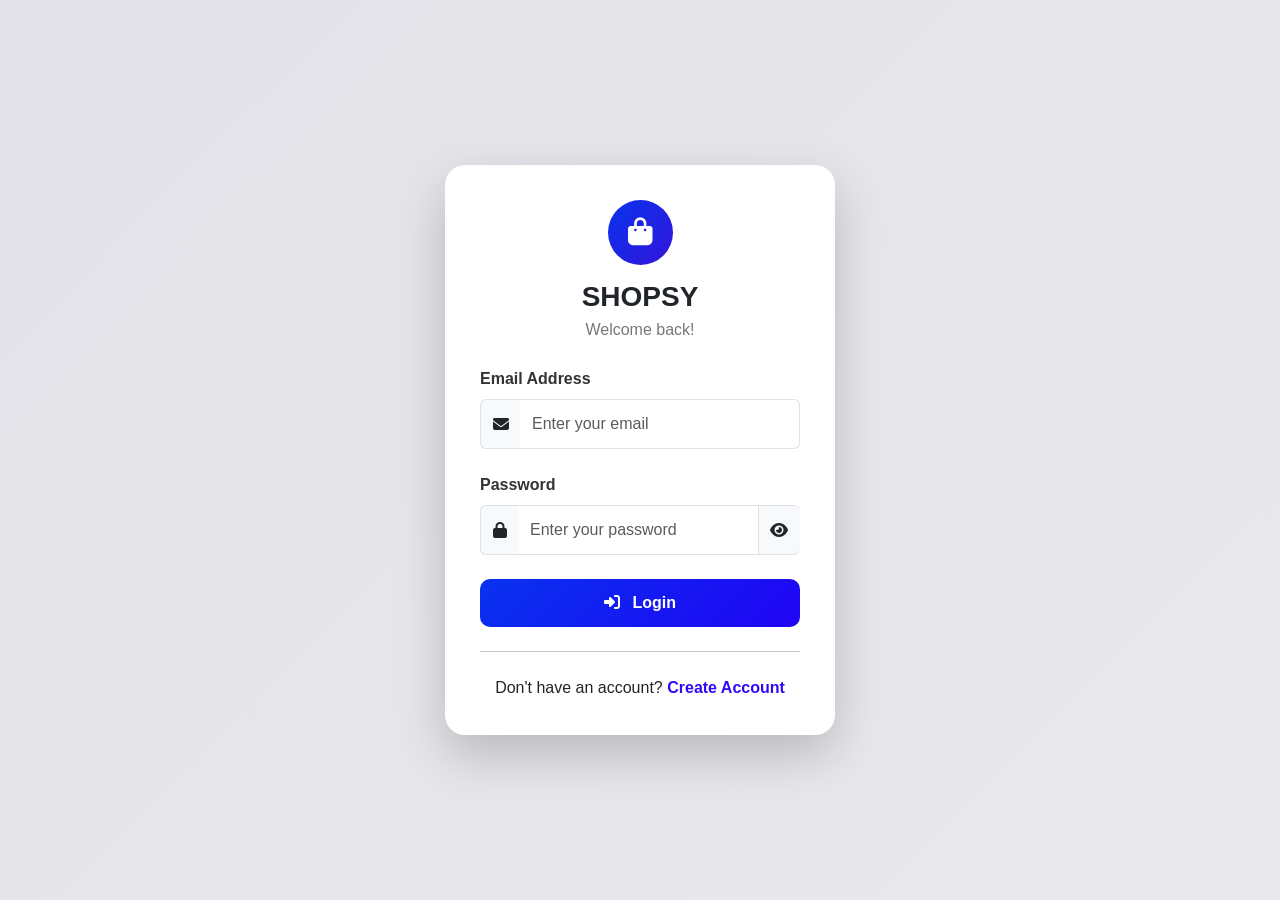
<file: Ecomm-UI/index.html>
<!DOCTYPE html>
<html lang="en">
<head>
  <meta charset="UTF-8">
  <meta name="viewport" content="width=device-width, initial-scale=1.0">
  <title>Shopsy | Mart</title>

  <!--Bootstrap CSS-->
  <link rel="stylesheet" href="https://cdn.jsdelivr.net/npm/bootstrap@5.3.0/dist/css/bootstrap.min.css"/>

  <!--Font Awesome CSS-->
  <link  rel="stylesheet" href="https://cdnjs.cloudflare.com/ajax/libs/font-awesome/6.4.2/css/all.min.css" />

</head>
<body>

  <!--Navigation Bar-->
  <!-- NAVBAR -->
<!-- NAVBAR -->
<nav class="navbar navbar-expand-lg navbar-light bg-white shadow-sm">
    <div class="container">

        <a class="navbar-brand fw-bold" href="index.html">SHOPSY</a>

        <button class="navbar-toggler" type="button" data-bs-toggle="collapse" data-bs-target="#navbarNav">

            <span class="navbar-toggler-icon"></span>

        </button>

        <div class="collapse navbar-collapse" id="navbarNav">

            <ul class="navbar-nav ms-auto">

                <li class="nav-item">
                    <a class="nav-link" href="men-clothing.html">
                        Clothing
                    </a>
                </li>

                <li class="nav-item">
                    <a class="nav-link" href="gadgets.html">
                        Gadgets
                    </a>
                </li>

                <li class="nav-item">
                    <a class="nav-link" href="cart.html">
                        <i class="fas fa-shopping-cart"></i>
                        <span class="cart-badge">0</span>
                    </a>
                </li>

                <!-- Logged In User -->
                <li class="nav-item dropdown">
                <a class="nav-link dropdown-toggle"
                  href="#"
                  data-bs-toggle="dropdown">
                    <span id="userName"></span>
                </a>

                <ul class="dropdown-menu">
                  <li>
                    <a class="dropdown-item" href="order-history.html">
                     My Orders
                    </a>
                  </li>
                    <li>
                        <a class="dropdown-item" href="#" onclick="logout()">
                            Logout
                        </a>
                    </li>
                </ul>
            </li>

            </ul>

        </div>

    </div>
</nav>

    <!--Banner | Crousel-->
    <div id="heroCarousel" class="carousel slide" data-bs-ride="carousel">
      <div class="carousel-indicators">
        <button
          type="button"
          data-bs-target="#heroCarousel"
          data-bs-slide-to="0"
          class="active"
        ></button>
        <button
          type="button"
          data-bs-target="#heroCarousel"
          data-bs-slide-to="1"
        ></button>
        <button
          type="button"
          data-bs-target="#heroCarousel"
          data-bs-slide-to="2"
        ></button>
      </div>
      
      
      <div class="carousel-inner">
        <!-- Banner 1 -->
        <div class="carousel-item active">
          <img src="img/img1.png" class="d-block w-100" alt="Fashion" />
          <div class="carousel-caption">
            <h2>Flat 30% Offer</h2>
            <p>Upgrade your wardrobe with the latest collection</p>
            <a href="wardrob.html" class="btn btn-primary">Shop Now</a>
          </div>
        </div>

        <!-- Banner 2 -->
        <div class="carousel-item">
          <img src="img/img2.png" class="d-block w-100" alt="Shoes" />
          <div class="carousel-caption">
            <h2>Exclusive Footwear Collection</h2>
            <p>Get the best deals on top brands</p>
            <a href="footware.html" class="btn btn-primary">Shop Now</a>
          </div>
        </div>

        <!-- Banner 3 -->
        <div class="carousel-item">
          <img src="img/img3.png" class="d-block w-100" alt="Watches" />
          <div class="carousel-caption">
            <h2>Luxury Watches Collection</h2>
            <p>Stylish and premium designs for all occasions</p>
            <a href="watches.html" class="btn btn-primary">Shop Now</a>
          </div>
        </div>
      </div>

       <!-- Carousel Navigation -->
      <button
        class="carousel-control-prev"
        type="button"
        data-bs-target="#heroCarousel"
        data-bs-slide="prev"
      >
        <span class="carousel-control-prev-icon"></span>
      </button>

      <button
        class="carousel-control-next"
        type="button"
        data-bs-target="#heroCarousel"
        data-bs-slide="next"
      >
        <span class="carousel-control-next-icon"></span>
      </button>

    </div>


    <!-- PRODUCT GRID -->
    <!-- PRODUCT CATEGORIES -->
    <div class="container mt-5">
      <!-- Trending Products -->
      <h2 class="section-title">🔥 Trending Products</h2>
      <div id="trending-products" class="row"></div>

      <!-- Clothing -->
      <h2 class="section-title mt-5">👗 Clothing Collection</h2>
      <div id="clothing-products" class="row"></div>

      <!-- Electronics -->
      <h2 class="section-title mt-5">💻 Electronics & Gadgets</h2>
      <div id="electronics-products" class="row"></div>
    </div>

    <!-- FOOTER -->
    <footer class="footer mt-5">
      <div class="container">
        <div class="row">
          <!-- Online Store -->
          <div class="col-md-3">
            <h5>ONLINE STORE</h5>
            <ul class="footer-list">
              <li><a href="men-clothing.html">Clothing</a></li>
              <li><a href="gadgets.html">Gadgets</a></li>
            </ul>           
          </div>

          <!-- Helpful Links -->
          <div class="col-md-3"> 
            <h5>HELPFUL LINKS</h5>
            <ul class="footer-list">
              <li><a href="#">Home</a></li>
              <li><a href="#">About</a></li>
              <li><a href="#">Contact</a></li>
            </ul>
          </div>

          <!-- Brand Partners -->
          <div class="col-md-3">
            <h5>BRAND PARTNERS</h5>
            <ul class="footer-list">
              <li>Zara</li>
              <li>Pantaloons</li>
              <li>Levi's</li>
              <li>UCB</li>
              <li>+ Many More</li>
            </ul>
          </div>

          <!-- Address -->
          <div class="col-md-3">
            <h5>ADDRESS</h5>
            <ul class="footer-list">
              <li>Building 101</li>
              <li>Kolhapur</li>
              <li>Maharashtra - 416007</li>
              <li>INDIA</li>
            </ul>
          </div>
        </div>
      </div>
      <!-- Copyright Section -->
      <div class="row mt-4">
        <div class="col-12 text-center">
          <p class="copyright">
            © 2026 Shopsy | Designed by <strong>Prathmesh Sawant</strong>
          </p>
        </div>
      </div>
    </footer>


    <!-- JavaScript & Bootstrap 
    <script src="js/api.js"></script>
    <script src="js/cart.js"></script>
    <script src="js/auth.js"></script>

    <script src="https://cdn.jsdelivr.net/npm/bootstrap@5.3.0/dist/js/bootstrap.bundle.min.js"></script>

    <script>

    checkLogin();

    loadUser();

    loadProducts();

    updateCartCounter();

    </script> 
-->




<script src="js/api.js"></script>
<script src="js/cart.js"></script>
<script src="js/auth.js"></script>


<script src="https://cdn.jsdelivr.net/npm/bootstrap@5.3.0/dist/js/bootstrap.bundle.min.js"></script>

<script>
  checkLogin();
  loadUser();
  loadProducts();
  updateCartCounter();
</script>

</body>
</html>
</file>
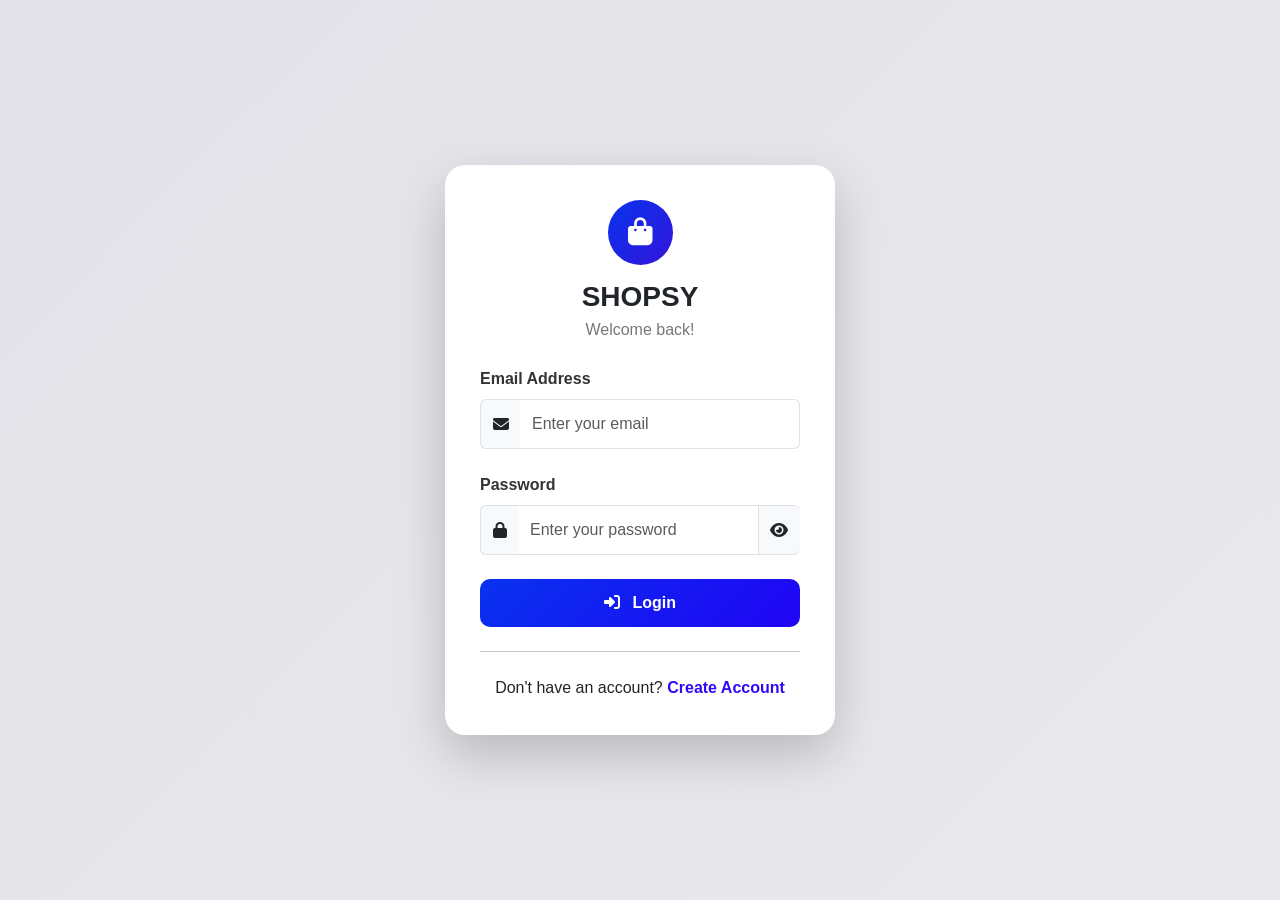
<file: Ecomm-UI/cart.html>
<!DOCTYPE html>
<html lang="en">
  <head>
    <meta charset="UTF-8" />
    <meta name="viewport" content="width=device-width, initial-scale=1.0" />
    <title>Shopsy | Cart</title>

    <link rel="stylesheet" href="css/style.css" />
    <link
      rel="stylesheet"
      href="https://cdn.jsdelivr.net/npm/bootstrap@5.3.0/dist/css/bootstrap.min.css"
    />
  </head>
  <body>
    <nav class="navbar navbar-expand-lg navbar-dark">
      <div class="container">
        <a class="navbar-brand fw-bold" href="index.html">SHOPIFY</a>
        <button
          class="navbar-toggler"
          type="button"
          data-bs-toggle="collapse"
          data-bs-target="#navbarNav"
        >
          <span class="navbar-toggler-icon"></span>
        </button>
        <div class="collapse navbar-collapse" id="navbarNav">
          <ul class="navbar-nav ms-auto">
            <li class="nav-item">
              <a class="nav-link" href="index.html">Home</a>
            </li>
            <li class="nav-item">
              <a class="nav-link" href="#">Clothing</a>
            </li>
            <li class="nav-item">
              <a class="nav-link" href="#">Accessories</a>
            </li>
          </ul>
        </div>
      </div>
    </nav>

    <div class="container mt-5">
      <h2 class="section-title">Your Shopping Cart</h2>
      <table class="table table-dark">
        <thead>
          <tr>
            <th>Product</th>
            <th>Name</th>
            <th>Price</th>
            <th>Quantity</th>
            <th>Total</th>
            <th>Remove</th>
          </tr>
        </thead>
        <tbody id="cart-items"></tbody>
      </table>

      <h3 class="text-end">Total Amount: ₹<span id="total-amount">0</span></h3>
      <button class="btn btn-success float-end mt-3" onclick="goToCheckout()">
        Proceed To Checkout
      </button>


    </div>

    

    <script src="js/cart.js"></script>

    <script src="js/auth.js"></script>

<script>

checkLogin();
</script>

  </body>
</html>
</file>
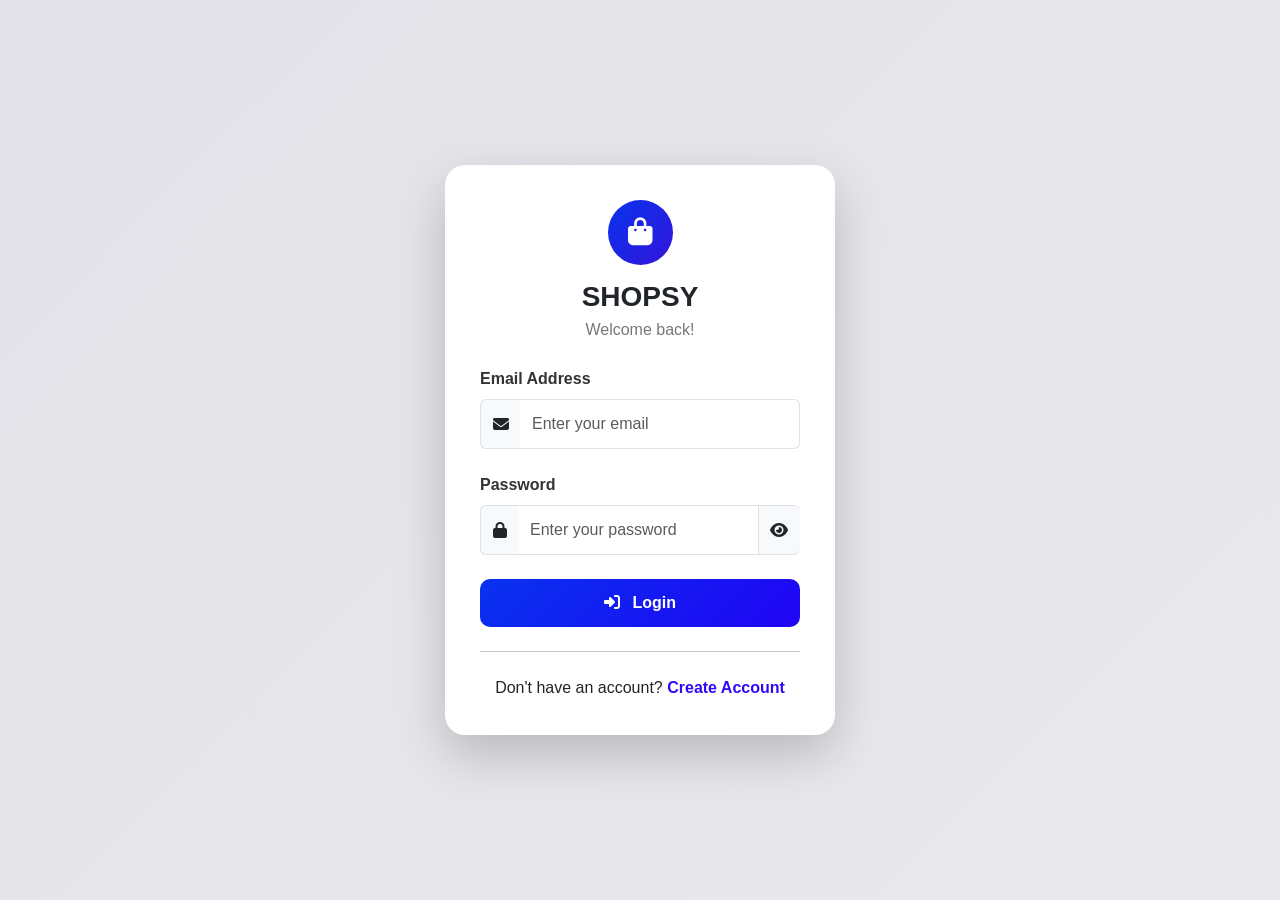
<file: Ecomm-UI/checkout.html>
<!DOCTYPE html>
<html lang="en">
<head>
    <meta charset="UTF-8">
    <meta name="viewport" content="width=device-width, initial-scale=1.0">
    <title>Checkout | Shopsy</title>

    <link href="https://cdn.jsdelivr.net/npm/bootstrap@5.3.0/dist/css/bootstrap.min.css" rel="stylesheet">
</head>
<body>

<div class="container mt-5">

    <h2 class="mb-4">Checkout</h2>

    <div class="row">

        <!-- Customer Details -->
        <div class="col-md-7">

            <div class="card">

                <div class="card-header">
                    Shipping Details
                </div>

                <div class="card-body">

                    <form id="checkoutForm">

                        <div class="mb-3">
                            <label>Name</label>
                            <input
                                    id="name"
                                    class="form-control"
                                    required>
                        </div>

                        <div class="mb-3">
                            <label>Phone</label>
                            <input
                                    id="phone"
                                    class="form-control"
                                    required>
                        </div>

                        <div class="mb-3">
                            <label>Address</label>
                            <textarea
                                    id="address"
                                    class="form-control"
                                    rows="3"
                                    required></textarea>
                        </div>

                        <button
                                type="submit"
                                class="btn btn-success" >

                            Place Order

                        </button>

                    </form>

                </div>

            </div>

        </div>

        <!-- Order Summary -->
        <div class="col-md-5">

            <div class="card">

                <div class="card-header">

                    Order Summary

                </div>

                <div class="card-body">

                    <div id="orderSummary"></div>

                    <hr>

                    <h4>

                        Total :
                        ₹<span id="totalAmount">0</span>

                    </h4>

                </div>

            </div>

        </div>

    </div>

</div>

<script src="js/api.js"></script>
<script src="js/auth.js"></script>
<script src="js/cart.js"></script>
<script src="js/checkout.js"></script>
<script> checkLogin(); </script>

</body>
</html>
</file>
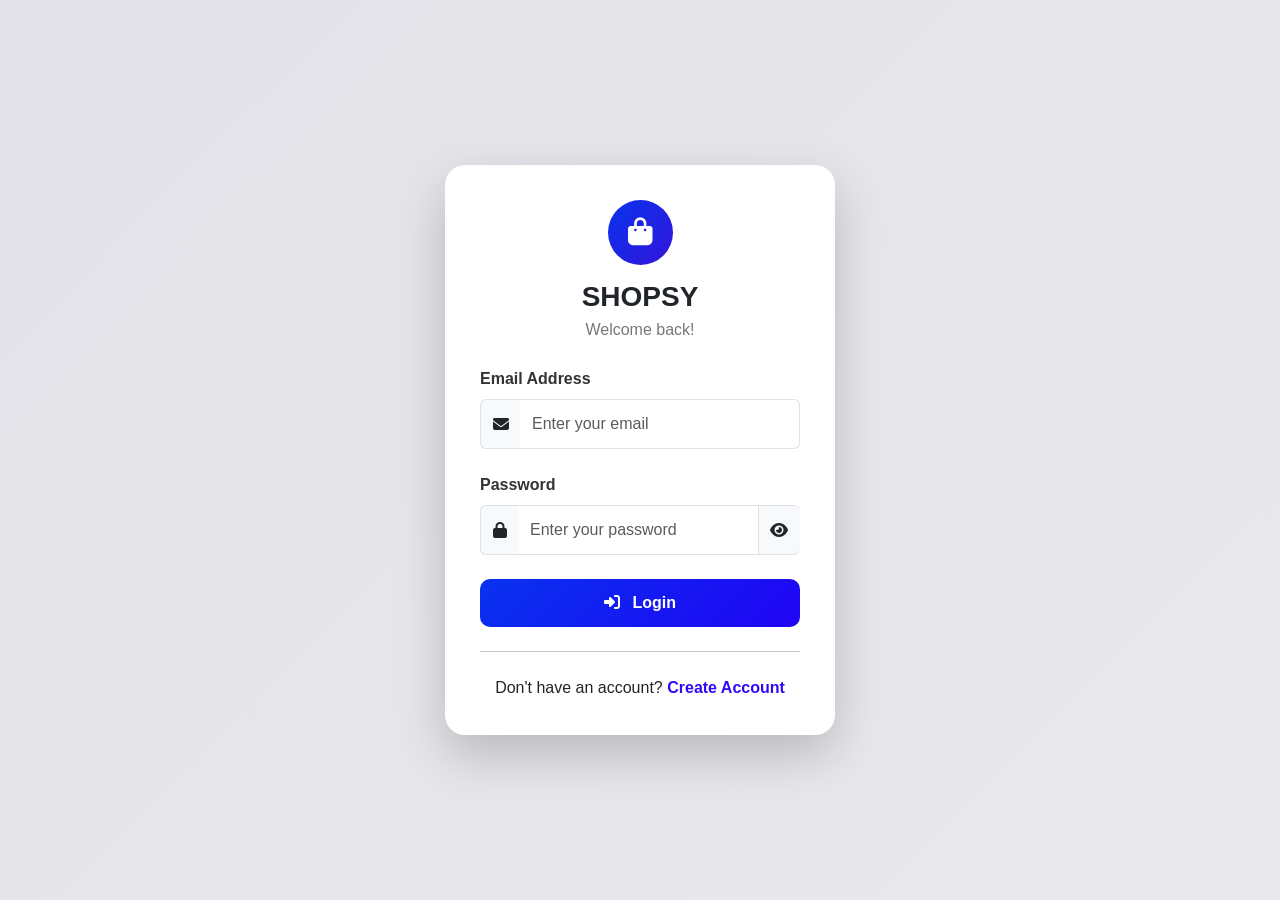
<file: Ecomm-UI/login.html>
<!DOCTYPE html>
<html lang="en">

<head>

    <meta charset="UTF-8">
    <meta name="viewport" content="width=device-width, initial-scale=1.0">

    <title>Login | Shopsy</title>

    <!-- Bootstrap -->
    <link
        rel="stylesheet"
        href="https://cdn.jsdelivr.net/npm/bootstrap@5.3.0/dist/css/bootstrap.min.css"
    >

    <!-- Font Awesome -->
    <link
        rel="stylesheet"
        href="https://cdnjs.cloudflare.com/ajax/libs/font-awesome/6.4.2/css/all.min.css"
    >

    <style>

        * {
            box-sizing: border-box;
        }

        body {
            margin: 0;
            min-height: 100vh;
            font-family: Arial, sans-serif;

            background:
                linear-gradient(
                    135deg,
                    #e2e3e9 0%,
                    #eae8ec 100%
                );

            display: flex;
            align-items: center;
            justify-content: center;
        }

        .auth-container {
            width: 100%;
            max-width: 430px;
            padding: 20px;
        }

        .auth-card {
            background: #ffffff;
            border-radius: 20px;
            padding: 35px;
            box-shadow: 0 20px 50px rgba(0, 0, 0, 0.20);
        }

        .brand {
            text-align: center;
            margin-bottom: 25px;
        }

        .brand-icon {
            width: 65px;
            height: 65px;
            margin: 0 auto 15px;

            display: flex;
            align-items: center;
            justify-content: center;

            border-radius: 50%;

            background: linear-gradient(
                135deg,
                #0933ed,
                #3315da
            );

            color: white;
            font-size: 28px;
        }

        .brand h1 {
            font-size: 28px;
            font-weight: 700;
            margin-bottom: 5px;
        }

        .brand p {
            color: #777;
            margin: 0;
        }

        .form-label {
            font-weight: 600;
            color: #333;
        }

        .input-group-text {
            background: #f8f9fa;
            border-right: none;
        }

        .form-control {
            padding: 12px;
            border-left: none;
        }

        .form-control:focus {
            box-shadow: none;
            border-color: #4808f8;
        }

        .input-group:focus-within {
            box-shadow: 0 0 0 2px rgba(118, 75, 162, 0.15);
            border-radius: 8px;
        }

        .login-btn {
            width: 100%;
            padding: 12px;

            border: none;
            border-radius: 10px;

            background: linear-gradient(
                135deg,
                #0832ef,
                #2004f5
            );

            color: white;
            font-size: 16px;
            font-weight: 600;

            transition: 0.3s;
        }

        .login-btn:hover {
            transform: translateY(-2px);

            box-shadow:
                0 8px 20px rgba(118, 75, 162, 0.3);
        }

        .register-link {
            color: #3407f9;
            font-weight: 600;
            text-decoration: none;
        }

        .register-link:hover {
            text-decoration: underline;
        }

        .back-home {
            display: block;
            text-align: center;

            margin-top: 20px;

            color: white;
            text-decoration: none;
        }

        .back-home:hover {
            text-decoration: underline;
        }

        .password-toggle {
            cursor: pointer;
            border-left: none;
        }

    </style>

</head>

<body>

<div class="auth-container">

    <div class="auth-card">

        <!-- BRAND -->
        <div class="brand">

            <div class="brand-icon">

                <i class="fas fa-shopping-bag"></i>

            </div>

            <h1>SHOPSY</h1>

            <p>Welcome back!</p>

        </div>


        <!-- LOGIN FORM -->

        <form id="loginForm">

            <!-- EMAIL -->

            <div class="mb-4">

                <label
                    for="email"
                    class="form-label">

                    Email Address

                </label>

                <div class="input-group">

                    <span class="input-group-text">

                        <i class="fas fa-envelope"></i>

                    </span>

                    <input
                        type="email"
                        id="email"
                        class="form-control"
                        placeholder="Enter your email"
                        required>

                </div>

            </div>


            <!-- PASSWORD -->

            <div class="mb-4">

                <label
                    for="password"
                    class="form-label">

                    Password

                </label>

                <div class="input-group">

                    <span class="input-group-text">

                        <i class="fas fa-lock"></i>

                    </span>

                    <input
                        type="password"
                        id="password"
                        class="form-control"
                        placeholder="Enter your password"
                        required>

                    <span
                        class="input-group-text password-toggle"
                        onclick="togglePassword()">

                        <i
                            id="passwordIcon"
                            class="fas fa-eye">
                        </i>

                    </span>

                </div>

            </div>


            <!-- LOGIN BUTTON -->

            <button
                type="submit"
                class="login-btn">

                <i class="fas fa-right-to-bracket me-2"></i>

                Login

            </button>

        </form>


        <hr class="my-4">


        <!-- REGISTER -->

        <p class="text-center mb-0">

            Don't have an account?

            <a
                href="register.html"
                class="register-link">

                Create Account

            </a>

        </p>

    </div>


    

</div>


<!-- YOUR EXISTING LOGIN JS -->
<script src="js/api.js"></script>
<script src="js/login.js"></script>


<!-- Password Toggle -->

<script>

function togglePassword() {

    const password =
        document.getElementById("password");

    const icon =
        document.getElementById("passwordIcon");


    if (password.type === "password") {

        password.type = "text";

        icon.classList.remove("fa-eye");

        icon.classList.add("fa-eye-slash");

    } else {

        password.type = "password";

        icon.classList.remove("fa-eye-slash");

        icon.classList.add("fa-eye");

    }

}

</script>

</body>

</html>
</file>
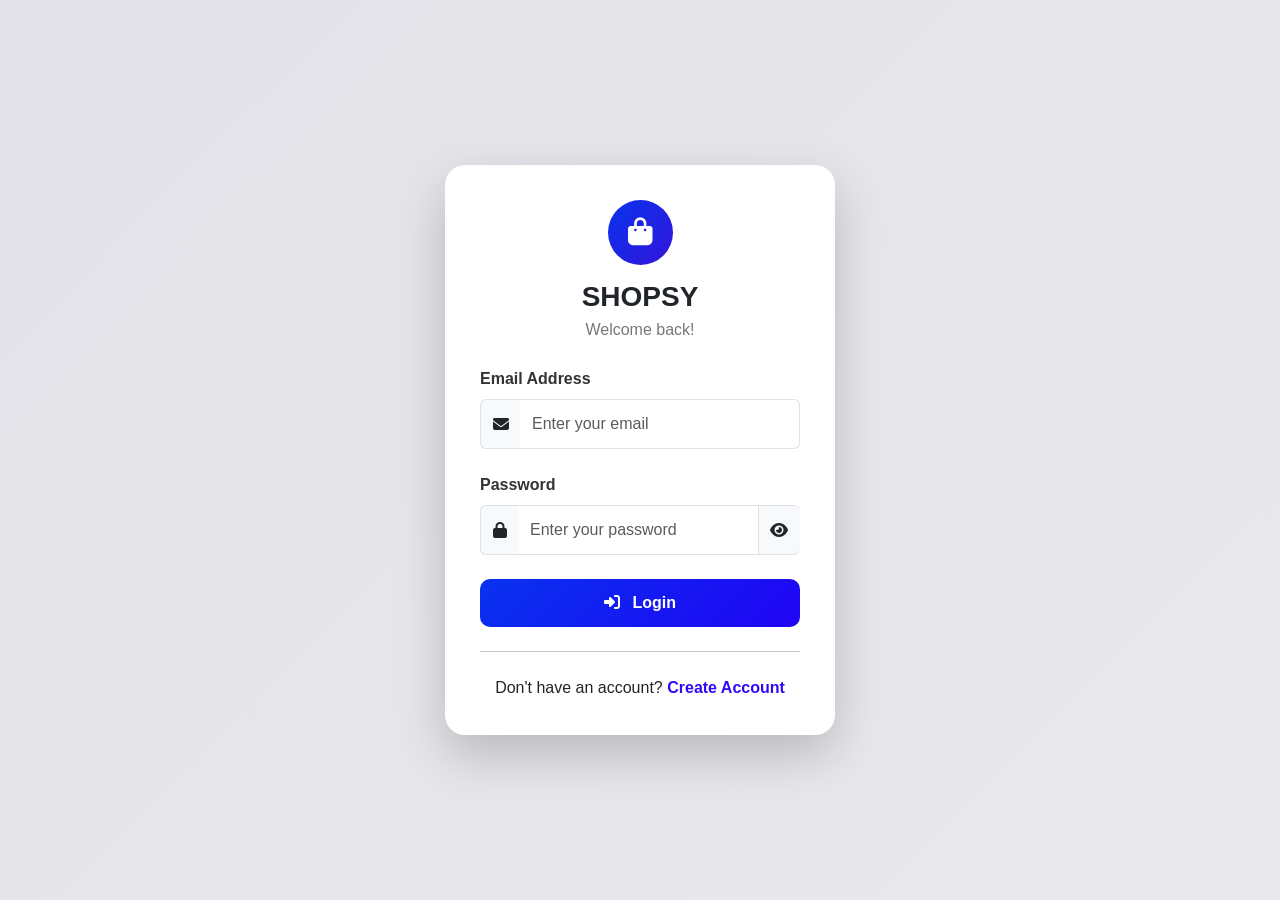
<file: Ecomm-UI/order-history.html>
<!DOCTYPE html>
<html lang="en">

<head>

    <meta charset="UTF-8">

    <title>My Orders</title>

    <link
            href="https://cdn.jsdelivr.net/npm/bootstrap@5.3.0/dist/css/bootstrap.min.css"
            rel="stylesheet">

</head>

<body class="bg-light">

<div class="container mt-5">

    <h2 class="mb-4">
        My Orders
    </h2>

    <div id="ordersContainer">

    </div>

</div>

<script src="js/api.js"></script>
<script src="js/auth.js"></script>
<script src="js/order-history.js"></script>

</body>

</html>
</file>
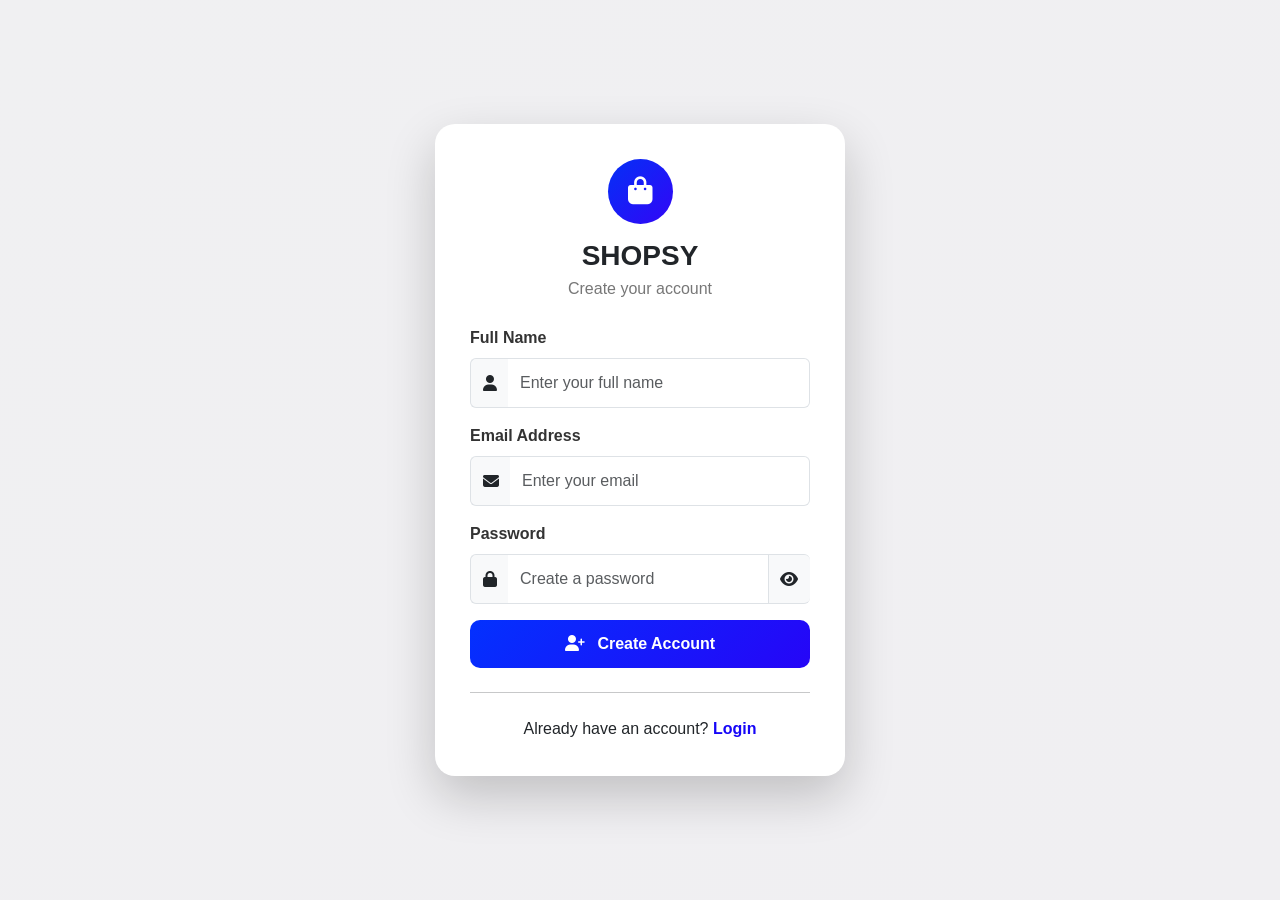
<file: Ecomm-UI/register.html>
<!DOCTYPE html>
<html lang="en">

<head>

    <meta charset="UTF-8">
    <meta name="viewport" content="width=device-width, initial-scale=1.0">

    <title>Create Account | Shopsy</title>

    <!-- Bootstrap -->
    <link
        rel="stylesheet"
        href="https://cdn.jsdelivr.net/npm/bootstrap@5.3.0/dist/css/bootstrap.min.css"
    >

    <!-- Font Awesome -->
    <link
        rel="stylesheet"
        href="https://cdnjs.cloudflare.com/ajax/libs/font-awesome/6.4.2/css/all.min.css"
    >

    <style>

        * {
            box-sizing: border-box;
        }

        body {

            margin: 0;
            min-height: 100vh;

            font-family: Arial, sans-serif;

            background:
                linear-gradient(
                    135deg,
                    #f0f0f2 0%,
                    #f0eff2 100%
                );

            display: flex;
            align-items: center;
            justify-content: center;

        }

        .auth-container {

            width: 100%;
            max-width: 450px;

            padding: 20px;

        }

        .auth-card {

            background: white;

            border-radius: 20px;

            padding: 35px;

            box-shadow:
                0 20px 50px rgba(0, 0, 0, 0.20);

        }

        .brand {

            text-align: center;

            margin-bottom: 25px;

        }

        .brand-icon {

            width: 65px;
            height: 65px;

            margin: 0 auto 15px;

            display: flex;

            align-items: center;
            justify-content: center;

            border-radius: 50%;

            background:
                linear-gradient(
                    135deg,
                    #0430f6,
                    #3206f7
                );

            color: white;

            font-size: 28px;

        }

        .brand h1 {

            font-size: 28px;

            font-weight: 700;

            margin-bottom: 5px;

        }

        .brand p {

            color: #777;

            margin: 0;

        }

        .form-label {

            font-weight: 600;

            color: #333;

        }

        .input-group-text {

            background: #f8f9fa;

            border-right: none;

        }

        .form-control {

            padding: 12px;

            border-left: none;

        }

        .form-control:focus {

            box-shadow: none;

            border-color: #1605f8;

        }

        .input-group:focus-within {

            box-shadow:
                0 0 0 2px
                rgba(118, 75, 162, 0.15);

            border-radius: 8px;

        }

        .register-btn {

            width: 100%;

            padding: 12px;

            border: none;

            border-radius: 10px;

            background:
                linear-gradient(
                    135deg,
                    #0331fe,
                    #2605f7
                );

            color: white;

            font-size: 16px;

            font-weight: 600;

            transition: 0.3s;

        }

        .register-btn:hover {

            transform: translateY(-2px);

            box-shadow:
                0 8px 20px
                rgba(118, 75, 162, 0.3);

        }

        .login-link {

            color: #1606f7;

            font-weight: 600;

            text-decoration: none;

        }

        .login-link:hover {

            text-decoration: underline;

        }

        .back-home {

            display: block;

            text-align: center;

            margin-top: 20px;

            color: white;

            text-decoration: none;

        }

        .back-home:hover {

            text-decoration: underline;

        }

        .password-toggle {

            cursor: pointer;

            border-left: none;

        }

    </style>

</head>


<body>


<div class="auth-container">


    <div class="auth-card">


        <!-- BRAND -->

        <div class="brand">

            <div class="brand-icon">

                <i class="fas fa-shopping-bag"></i>

            </div>

            <h1>SHOPSY</h1>

            <p>Create your account</p>

        </div>


        <!-- REGISTER FORM -->

        <form id="registerForm">


            <!-- NAME -->

            <div class="mb-3">

                <label
                    for="name"
                    class="form-label">

                    Full Name

                </label>

                <div class="input-group">

                    <span class="input-group-text">

                        <i class="fas fa-user"></i>

                    </span>

                    <input
                        type="text"
                        id="name"
                        class="form-control"
                        placeholder="Enter your full name"
                        required>

                </div>

            </div>


            <!-- EMAIL -->

            <div class="mb-3">

                <label
                    for="email"
                    class="form-label">

                    Email Address

                </label>

                <div class="input-group">

                    <span class="input-group-text">

                        <i class="fas fa-envelope"></i>

                    </span>

                    <input
                        type="email"
                        id="email"
                        class="form-control"
                        placeholder="Enter your email"
                        required>

                </div>

            </div>


            <!-- PASSWORD -->

            <div class="mb-3">

                <label
                    for="password"
                    class="form-label">

                    Password

                </label>

                <div class="input-group">

                    <span class="input-group-text">

                        <i class="fas fa-lock"></i>

                    </span>

                    <input
                        type="password"
                        id="password"
                        class="form-control"
                        placeholder="Create a password"
                        required>

                    <span
                        class="input-group-text password-toggle"
                        onclick="togglePassword('password','passwordIcon')">

                        <i
                            id="passwordIcon"
                            class="fas fa-eye">
                        </i>

                    </span>

                </div>

            </div>

            <!-- REGISTER BUTTON -->

            <button
                type="submit"
                class="register-btn">

                <i class="fas fa-user-plus me-2"></i>

                Create Account

            </button>


        </form>


        <hr class="my-4">


        <!-- LOGIN -->

        <p class="text-center mb-0">

            Already have an account?

            <a
                href="login.html"
                class="login-link">

                Login

            </a>

        </p>


    </div>


    

</div>


<!-- YOUR EXISTING REGISTER JS -->
<script src="js/api.js"></script> 
<script src="js/regester.js"></script>


<!-- Password Toggle -->

<script>   

function togglePassword(inputId, iconId) {

    const password =
        document.getElementById(inputId);

    const icon =
        document.getElementById(iconId);


    if (password.type === "password") {

        password.type = "text";

        icon.classList.remove("fa-eye");

        icon.classList.add("fa-eye-slash");

    } else {

        password.type = "password";

        icon.classList.remove("fa-eye-slash");

        icon.classList.add("fa-eye");

    }

}

</script>


</body>

</html>
</file>
<file: Ecomm-UI/css/style.css>
/* =========================
   GLOBAL THEME
========================= */

:root {
  --primary-color: #ff6600;
  --secondary-color: #111;
  --text-color: #555;
  --footer-text: #ccc;
  --hover-color: #ff8533;
  --white: #fff;
  --navbar-bg: #222;
  --light-bg: #f8f9fa;
}

* {
  box-sizing: border-box;
}

body {
  margin: 0;
  padding-top: 72px;
  background: var(--light-bg);
  font-family: Arial, Helvetica, sans-serif;
  color: var(--text-color);
}


/* =========================
   NAVBAR
========================= */

.navbar {
  background: var(--navbar-bg) !important;
  padding: 14px 20px;
  box-shadow: 0 3px 12px rgba(0, 0, 0, 0.25);
  position: fixed;
  width: 100%;
  top: 0;
  left: 0;
  z-index: 1000;
}

.navbar-brand {
  font-size: 25px;
  font-weight: 800;
  letter-spacing: 1px;
  color: var(--primary-color) !important;
}

.nav-link {
  font-size: 16px;
  font-weight: 500;
  color: var(--white) !important;
  margin: 0 8px;
  padding: 8px 12px !important;
  border-radius: 6px;
  transition: 0.3s;
}

.nav-link:hover {
  color: var(--white) !important;
  background: rgba(255, 102, 0, 0.15);
}

.navbar-toggler {
  border: 1px solid #555;
}

.navbar-toggler-icon {
  filter: invert(1);
}


/* =========================
   CART BADGE
========================= */

.cart-badge {
  display: inline-flex;
  justify-content: center;
  align-items: center;

  min-width: 20px;
  height: 20px;

  padding: 2px 6px;

  margin-left: 3px;

  background: var(--primary-color);
  color: white;

  border-radius: 50px;

  font-size: 11px;
  font-weight: bold;
}


/* =========================
   CAROUSEL
========================= */

#heroCarousel {
  margin-bottom: 45px;
}

#heroCarousel img {
  width: 100%;
  max-height: 500px;
  object-fit: cover;
}

#heroCarousel .carousel-caption {
  background: rgba(0, 0, 0, 0.65);

  padding: 22px;

  border-radius: 12px;

  max-width: 600px;

  margin: auto;

  bottom: 40px;
}

.carousel-caption h2 {
  font-size: 32px;
  font-weight: 700;
  color: var(--white);
  margin-bottom: 10px;
}

.carousel-caption p {
  font-size: 17px;
  color: #eee;
}

.carousel-caption .btn {
  margin-top: 8px;

  background: var(--primary-color);
  border: none;

  padding: 10px 24px;

  border-radius: 7px;

  font-weight: 600;

  transition: 0.3s;
}

.carousel-caption .btn:hover {
  background: var(--hover-color);
  transform: translateY(-2px);
}


/* =========================
   PRODUCT SECTIONS
========================= */

.section-title {
  text-align: center;

  font-size: 28px;
  font-weight: 700;

  margin-top: 35px;
  margin-bottom: 30px;

  color: var(--primary-color);

  position: relative;
}

.section-title::after {
  content: "";

  display: block;

  width: 55px;
  height: 3px;

  background: var(--primary-color);

  margin: 10px auto 0;

  border-radius: 5px;
}


/* =========================
   PRODUCT CARDS
========================= */

.card {
  border: none;

  border-radius: 12px;

  background: white;

  color: #333;

  overflow: hidden;

  box-shadow: 0 4px 12px rgba(0, 0, 0, 0.08);

  transition: all 0.3s ease;

  position: relative;
}

.card:hover {
  transform: translateY(-6px);

  box-shadow:
    0 10px 25px rgba(0, 0, 0, 0.15);
}

.card-img-top {
  width: 100%;
  height: 220px;

  object-fit: cover;

  transition: transform 0.4s ease;
}

.card:hover .card-img-top {
  transform: scale(1.04);
}

.card-body {
  padding: 20px;
}

.card-title {
  font-size: 19px;
  font-weight: 700;

  color: #222;
}

.card-text {
  font-size: 14px;

  color: #666;

  line-height: 1.5;
}

.price {
  font-size: 20px;

  color: var(--primary-color);

  margin-top: 8px;
}


/* =========================
   BUTTONS
========================= */

.btn-primary {
  background: var(--primary-color);

  border: none;

  padding: 10px 18px;

  border-radius: 7px;

  font-weight: 600;

  transition: all 0.3s ease;
}

.btn-primary:hover {
  background: var(--hover-color);

  transform: translateY(-2px);

  box-shadow: 0 5px 12px rgba(255, 102, 0, 0.25);
}


/* =========================
   FOOTER
========================= */

.footer {
  background: var(--secondary-color);

  color: var(--footer-text);

  padding: 50px 0 20px;

  margin-top: 60px;

  font-size: 14px;
}

.footer h5 {
  font-size: 16px;

  font-weight: 700;

  margin-bottom: 18px;

  color: var(--white);
}

.footer-list {
  list-style: none;

  padding: 0;

  margin: 0;
}

.footer-list li {
  margin-bottom: 9px;

  color: var(--footer-text);

  line-height: 1.6;
}

.footer-list a {
  color: var(--footer-text);

  text-decoration: none;

  transition: 0.3s;
}

.footer-list a:hover {
  color: var(--primary-color);

  padding-left: 3px;
}


/* =========================
   COPYRIGHT
========================= */

.footer .copyright {
  text-align: center;

  width: 100%;

  margin-top: 30px;

  padding-top: 18px;

  border-top: 1px solid #333;

  font-size: 13px;

  color: var(--footer-text);
}


/* =========================
   RESPONSIVE DESIGN
========================= */

@media (max-width: 768px) {

  body {
    padding-top: 68px;
  }

  .navbar {
    padding: 12px 15px;
  }

  .navbar-brand {
    font-size: 22px;
  }

  .nav-link {
    margin: 3px 0;
  }

  #heroCarousel img {
    max-height: 350px;
  }

  #heroCarousel .carousel-caption {
    padding: 12px;

    bottom: 15px;

    max-width: 90%;
  }

  .carousel-caption h2 {
    font-size: 21px;
  }

  .carousel-caption p {
    font-size: 13px;

    margin-bottom: 5px;
  }

  .carousel-caption .btn {
    padding: 7px 16px;

    font-size: 13px;
  }

  .section-title {
    font-size: 24px;
  }

  .card-img-top {
    height: 200px;
  }

  .footer {
    text-align: center;
  }

  .footer .col-md-3 {
    margin-bottom: 25px;
  }
}
</file>
